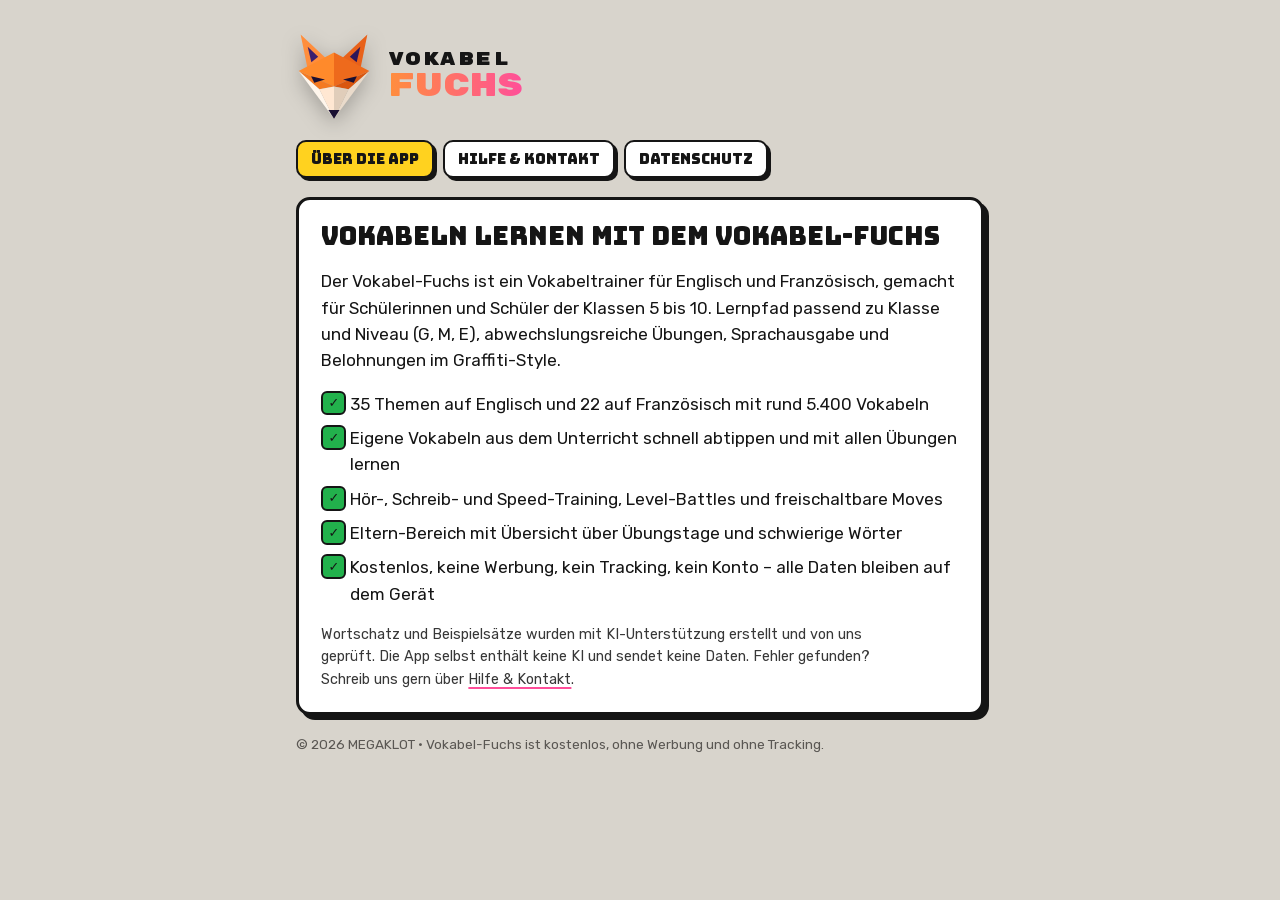
<file: index.html>
<!doctype html>
<html lang="de">
<head>
<meta charset="utf-8">
<meta name="viewport" content="width=device-width,initial-scale=1">
<title>Vokabel-Fuchs</title>
<meta name="description" content="Vokabeltrainer für Englisch und Französisch mit dem Vokabel-Fuchs – kostenlos, ohne Werbung, ohne Tracking.">
<link rel="icon" href="img/icon-192.png">
<link rel="stylesheet" href="style.css">
</head>
<body><div class="wrap">
<header><img src="img/brand-fox.svg" alt=""><p class="logo"><a href="./"><span class="l1">VOKABEL</span><span class="l2">FUCHS</span></a></p></header>
<nav aria-label="Seiten"><a href="./" aria-current="page">Über die App</a><a href="support.html" >Hilfe &amp; Kontakt</a><a href="datenschutz.html" >Datenschutz</a></nav>
<main class="card">
<h1>Vokabeln lernen mit dem Vokabel-Fuchs</h1>
<p>Der Vokabel-Fuchs ist ein Vokabeltrainer für Englisch und Französisch, gemacht für Schülerinnen und Schüler der Klassen 5 bis 10. Lernpfad passend zu Klasse und Niveau (G, M, E), abwechslungsreiche Übungen, Sprachausgabe und Belohnungen im Graffiti-Style.</p>
<ul class="facts">
<li>35 Themen auf Englisch und 22 auf Französisch mit rund 5.400 Vokabeln</li>
<li>Eigene Vokabeln aus dem Unterricht schnell abtippen und mit allen Übungen lernen</li>
<li>Hör-, Schreib- und Speed-Training, Level-Battles und freischaltbare Moves</li>
<li>Eltern-Bereich mit Übersicht über Übungstage und schwierige Wörter</li>
<li>Kostenlos, keine Werbung, kein Tracking, kein Konto – alle Daten bleiben auf dem Gerät</li>
</ul>
<p class="small">Wortschatz und Beispielsätze wurden mit KI-Unterstützung erstellt und von uns geprüft. Die App selbst enthält keine KI und sendet keine Daten. Fehler gefunden? Schreib uns gern über <a href="support.html">Hilfe &amp; Kontakt</a>.</p>
</main>
<footer>© 2026 MEGAKLOT · Vokabel-Fuchs ist kostenlos, ohne Werbung und ohne Tracking.</footer>
</div></body>
</html>
</file>
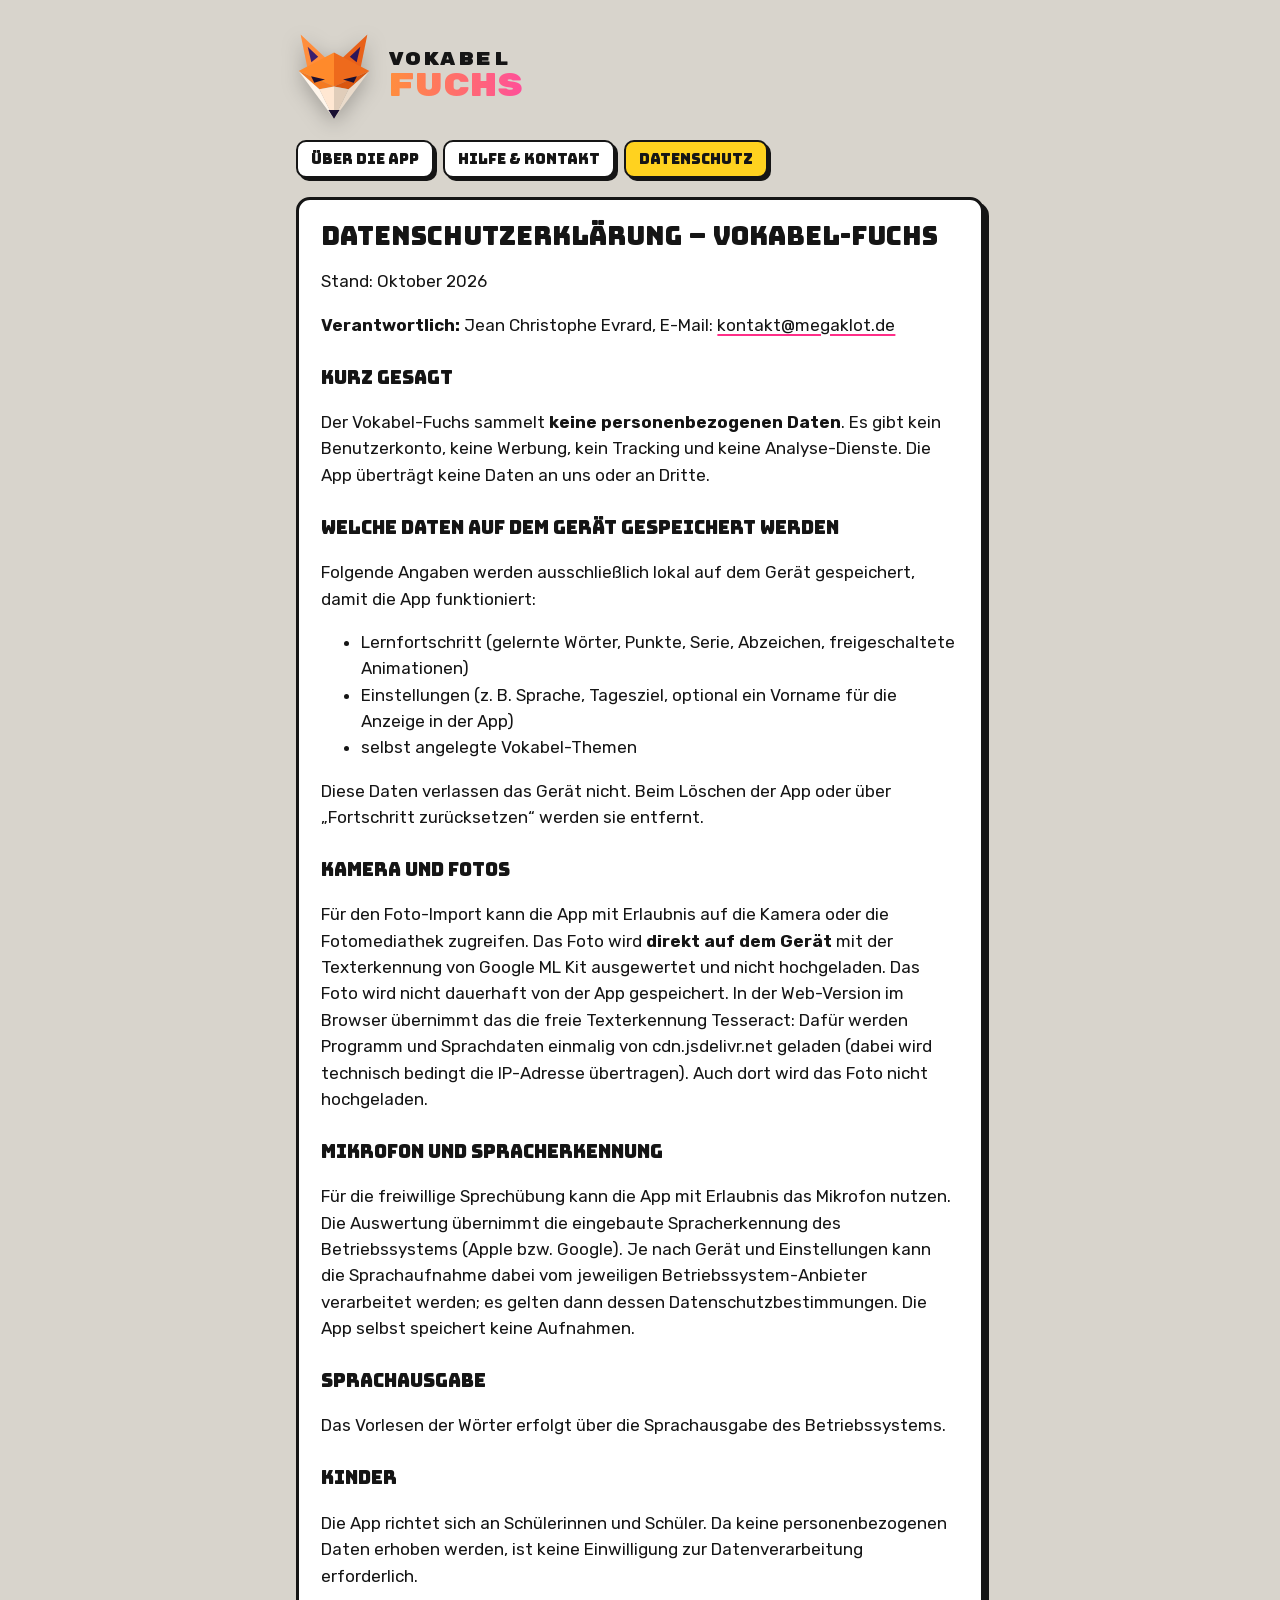
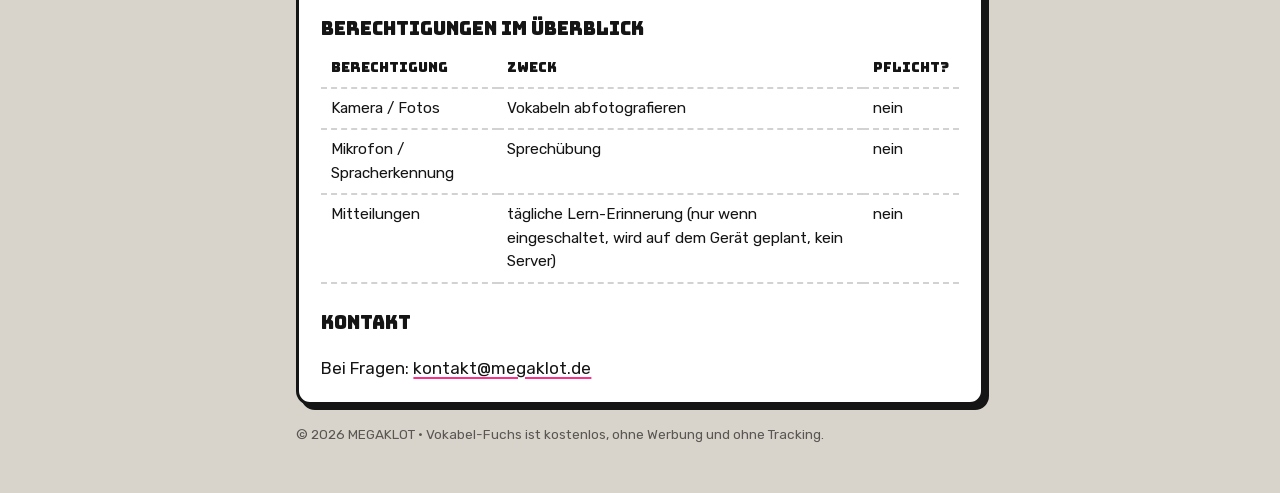
<file: datenschutz.html>
<!doctype html>
<html lang="de">
<head>
<meta charset="utf-8">
<meta name="viewport" content="width=device-width,initial-scale=1">
<title>Vokabel-Fuchs – Datenschutz</title>
<link rel="icon" href="img/icon-192.png">
<link rel="stylesheet" href="style.css">
</head>
<body><div class="wrap">
<header><img src="img/brand-fox.svg" alt=""><p class="logo"><a href="./"><span class="l1">VOKABEL</span><span class="l2">FUCHS</span></a></p></header>
<nav aria-label="Seiten"><a href="./" >Über die App</a><a href="support.html" >Hilfe &amp; Kontakt</a><a href="datenschutz.html" aria-current="page">Datenschutz</a></nav>
<main class="card">
<h1>Datenschutzerklärung – Vokabel-Fuchs</h1>
<p>Stand: Oktober 2026</p>
<p><b>Verantwortlich:</b> Jean Christophe Evrard, E-Mail: <a href="mailto:kontakt@megaklot.de">kontakt@megaklot.de</a></p>
<h2>Kurz gesagt</h2>
<p>Der Vokabel-Fuchs sammelt <b>keine personenbezogenen Daten</b>. Es gibt kein Benutzerkonto, keine Werbung, kein Tracking und keine Analyse-Dienste. Die App überträgt keine Daten an uns oder an Dritte.</p>
<h2>Welche Daten auf dem Gerät gespeichert werden</h2>
<p>Folgende Angaben werden ausschließlich lokal auf dem Gerät gespeichert, damit die App funktioniert:</p>
<ul>
<li>Lernfortschritt (gelernte Wörter, Punkte, Serie, Abzeichen, freigeschaltete Animationen)</li>
<li>Einstellungen (z. B. Sprache, Tagesziel, optional ein Vorname für die Anzeige in der App)</li>
<li>selbst angelegte Vokabel-Themen</li>
</ul>
<p>Diese Daten verlassen das Gerät nicht. Beim Löschen der App oder über „Fortschritt zurücksetzen“ werden sie entfernt.</p>
<h2>Kamera und Fotos</h2>
<p>Für den Foto-Import kann die App mit Erlaubnis auf die Kamera oder die Fotomediathek zugreifen. Das Foto wird <b>direkt auf dem Gerät</b> mit der Texterkennung von Google ML Kit ausgewertet und nicht hochgeladen. Das Foto wird nicht dauerhaft von der App gespeichert. In der Web-Version im Browser übernimmt das die freie Texterkennung Tesseract: Dafür werden Programm und Sprachdaten einmalig von cdn.jsdelivr.net geladen (dabei wird technisch bedingt die IP-Adresse übertragen). Auch dort wird das Foto nicht hochgeladen.</p>
<h2>Mikrofon und Spracherkennung</h2>
<p>Für die freiwillige Sprechübung kann die App mit Erlaubnis das Mikrofon nutzen. Die Auswertung übernimmt die eingebaute Spracherkennung des Betriebssystems (Apple bzw. Google). Je nach Gerät und Einstellungen kann die Sprachaufnahme dabei vom jeweiligen Betriebssystem-Anbieter verarbeitet werden; es gelten dann dessen Datenschutzbestimmungen. Die App selbst speichert keine Aufnahmen.</p>
<h2>Sprachausgabe</h2>
<p>Das Vorlesen der Wörter erfolgt über die Sprachausgabe des Betriebssystems.</p>
<h2>Kinder</h2>
<p>Die App richtet sich an Schülerinnen und Schüler. Da keine personenbezogenen Daten erhoben werden, ist keine Einwilligung zur Datenverarbeitung erforderlich.</p>
<h2>Berechtigungen im Überblick</h2>
<div class="table-wrap"><table><thead><tr><th>Berechtigung</th><th>Zweck</th><th>Pflicht?</th></tr></thead><tbody><tr><td>Kamera / Fotos</td><td>Vokabeln abfotografieren</td><td>nein</td></tr><tr><td>Mikrofon / Spracherkennung</td><td>Sprechübung</td><td>nein</td></tr><tr><td>Mitteilungen</td><td>tägliche Lern-Erinnerung (nur wenn eingeschaltet, wird auf dem Gerät geplant, kein Server)</td><td>nein</td></tr></tbody></table></div>
<h2>Kontakt</h2>
<p>Bei Fragen: <a href="mailto:kontakt@megaklot.de">kontakt@megaklot.de</a></p>
</main>
<footer>© 2026 MEGAKLOT · Vokabel-Fuchs ist kostenlos, ohne Werbung und ohne Tracking.</footer>
</div></body>
</html>
</file>
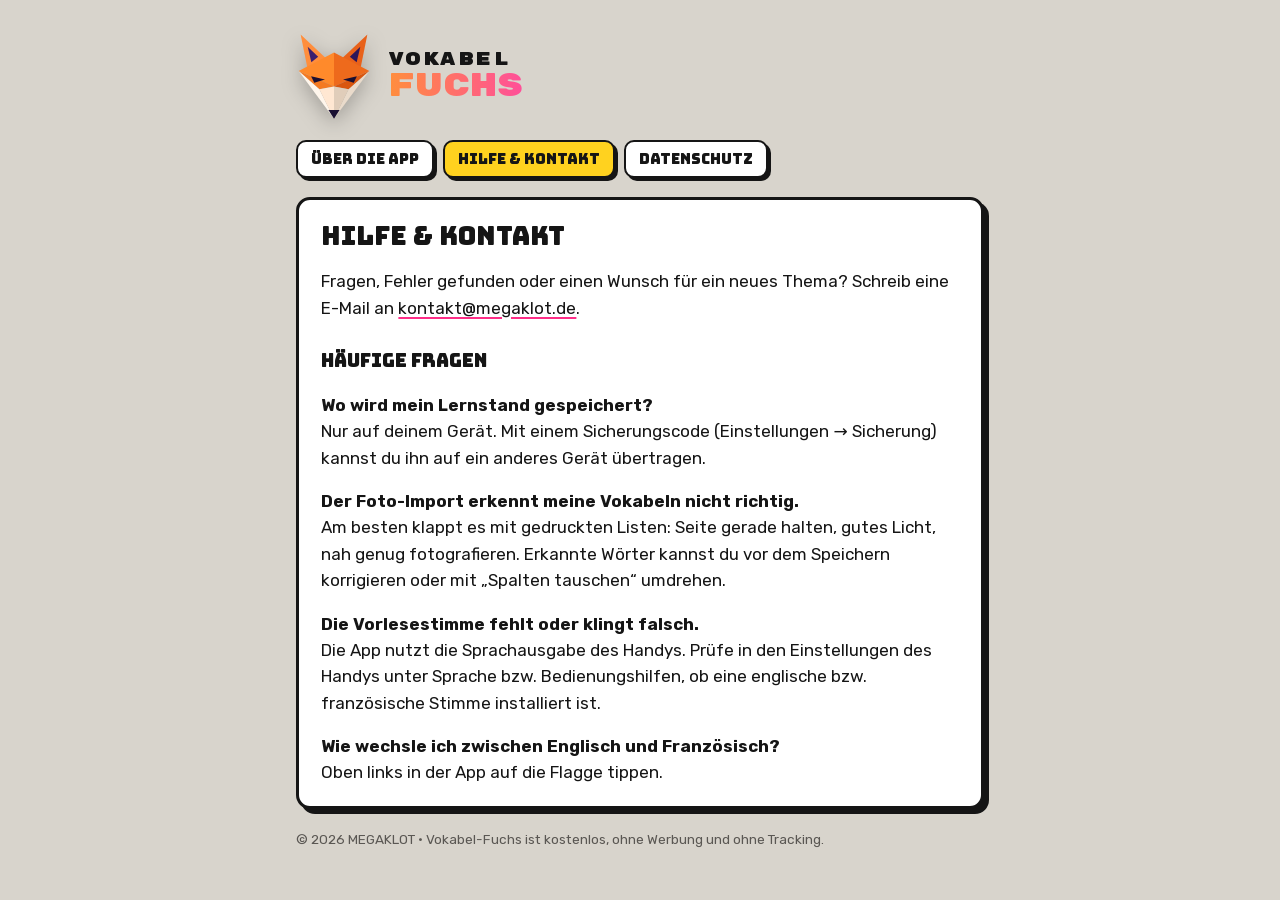
<file: support.html>
<!doctype html>
<html lang="de">
<head>
<meta charset="utf-8">
<meta name="viewport" content="width=device-width,initial-scale=1">
<title>Vokabel-Fuchs – Hilfe</title>
<link rel="icon" href="img/icon-192.png">
<link rel="stylesheet" href="style.css">
</head>
<body><div class="wrap">
<header><img src="img/brand-fox.svg" alt=""><p class="logo"><a href="./"><span class="l1">VOKABEL</span><span class="l2">FUCHS</span></a></p></header>
<nav aria-label="Seiten"><a href="./" >Über die App</a><a href="support.html" aria-current="page">Hilfe &amp; Kontakt</a><a href="datenschutz.html" >Datenschutz</a></nav>
<main class="card">
<h1>Hilfe &amp; Kontakt</h1>
<p>Fragen, Fehler gefunden oder einen Wunsch für ein neues Thema? Schreib eine E-Mail an <a href="mailto:kontakt@megaklot.de">kontakt@megaklot.de</a>.</p>
<h2>Häufige Fragen</h2>
<p><b>Wo wird mein Lernstand gespeichert?</b><br>Nur auf deinem Gerät. Mit einem Sicherungscode (Einstellungen → Sicherung) kannst du ihn auf ein anderes Gerät übertragen.</p>
<p><b>Der Foto-Import erkennt meine Vokabeln nicht richtig.</b><br>Am besten klappt es mit gedruckten Listen: Seite gerade halten, gutes Licht, nah genug fotografieren. Erkannte Wörter kannst du vor dem Speichern korrigieren oder mit „Spalten tauschen“ umdrehen.</p>
<p><b>Die Vorlesestimme fehlt oder klingt falsch.</b><br>Die App nutzt die Sprachausgabe des Handys. Prüfe in den Einstellungen des Handys unter Sprache bzw. Bedienungshilfen, ob eine englische bzw. französische Stimme installiert ist.</p>
<p><b>Wie wechsle ich zwischen Englisch und Französisch?</b><br>Oben links in der App auf die Flagge tippen.</p>
</main>
<footer>© 2026 MEGAKLOT · Vokabel-Fuchs ist kostenlos, ohne Werbung und ohne Tracking.</footer>
</div></body>
</html>
</file>
<file: style.css>
@import url("fonts/fonts.css");
/* Layout: eine ruhige Textspalte vor der Graffiti-Wand der App; Inhalte als Sticker. */
:root {
  --wall: #D8D4CC; --card: #FFFFFF; --ink: #151515; --muted: #5A5753; --edge: #151515;
  --fox: #FF7A1A; --pink: #FF2E88; --cyan: #00B4D8; --yellow: #FFD21F; --logo-sh: #151515;
  --font-tag: "Sedgwick Ave Display", "Permanent Marker", cursive;
  --font-head: "Bungee", "Arial Black", Impact, sans-serif;
  --font-body: "Rubik", system-ui, -apple-system, "Segoe UI", sans-serif;
}
@media (prefers-color-scheme: dark) {
  :root:not([data-theme="light"]) { --wall: #1C1C21; --card: #2A2A31; --ink: #F3F1EC; --muted: #B3B0AA; --edge: #050505; --logo-sh: #F3F1EC; color-scheme: dark; }
}
:root[data-theme="dark"] { --wall: #1C1C21; --card: #2A2A31; --ink: #F3F1EC; --muted: #B3B0AA; --edge: #050505; --logo-sh: #F3F1EC; color-scheme: dark; }
* { box-sizing: border-box; }
body { overflow-wrap: break-word;
  margin: 0; background: var(--wall); color: var(--ink); font-family: var(--font-body); font-size: 17px; line-height: 1.55;
  background-image: linear-gradient(var(--wall) 0 0), repeating-linear-gradient(0deg, transparent 0 30px, rgba(0,0,0,.06) 30px 32px);
  background-blend-mode: normal;
}
.wrap { max-width: 720px; margin: 0 auto; padding: 2rem 16px 3rem; display: flex; flex-direction: column; gap: 1.2rem; }
header { display: flex; align-items: center; gap: 1rem; }
header img { width: 76px; height: auto; filter: drop-shadow(0 6px 10px rgba(0,0,0,.25)); }
.logo { margin: 0; display: flex; flex-direction: column; line-height: 1; }
.logo a { color: inherit; text-decoration: none; display: flex; flex-direction: column; }
.logo .l1 { font-family: "Rubik Mono One", var(--font-head); font-size: 1.15rem; letter-spacing: .08em; color: var(--ink); }
.logo .l2 { font-family: "Rubik Mono One", var(--font-head); font-size: 2rem; background: linear-gradient(90deg, #FF8E3C, #FF4F9A); -webkit-background-clip: text; background-clip: text; color: transparent; }
nav { display: flex; flex-wrap: wrap; gap: .6rem; }
nav a { font-family: var(--font-head); font-size: .9rem; color: var(--ink); text-decoration: none; padding: .35rem .8rem; background: var(--card); border: 2.5px solid var(--edge); border-radius: 10px; box-shadow: 3px 3px 0 var(--edge); }
nav a[aria-current="page"] { background: var(--yellow); color: #151515; }
.card { background: var(--card); border: 3px solid var(--edge); border-radius: 14px; box-shadow: 5px 5px 0 var(--edge); padding: 1.3rem 1.4rem; }
.card > :first-child { margin-top: 0; } .card > :last-child { margin-bottom: 0; }
h1 { font-family: var(--font-head); font-weight: 400; font-size: clamp(1.2rem, 5.5vw, 1.6rem); overflow-wrap: break-word; hyphens: auto; line-height: 1.2; margin: 0 0 .6rem; text-wrap: balance; }
h2 { font-family: var(--font-head); font-weight: 400; font-size: 1.15rem; margin: 1.6rem 0 .4rem; }
p, li { max-width: 65ch; }
a { color: inherit; text-decoration-thickness: 2px; text-decoration-color: var(--pink); text-underline-offset: 3px; }
.tape { display: inline-block; align-self: flex-start; padding: .3rem .8rem; background: var(--yellow); color: #151515; font-family: var(--font-head); transform: rotate(-2deg); }
.muted { color: var(--muted); }
table { width: 100%; border-collapse: collapse; font-size: .95rem; }
.table-wrap { overflow-x: auto; }
th, td { text-align: left; padding: .5rem .6rem; border-bottom: 2px dashed rgba(127,127,127,.35); vertical-align: top; }
th { font-family: var(--font-head); font-weight: 400; font-size: .85rem; }
ul.facts { list-style: none; padding: 0; display: grid; gap: .5rem; }
ul.facts li { padding-left: 1.8rem; position: relative; }
ul.facts li::before { content: "✓"; position: absolute; left: 0; top: 0; width: 1.3rem; height: 1.3rem; display: grid; place-items: center; background: #22B14C; color: #151515; border: 2px solid var(--edge); border-radius: 6px; font-weight: 900; font-size: .8rem; }
footer { font-size: .85rem; color: var(--muted); }
:focus-visible { outline: 3px solid var(--cyan); outline-offset: 2px; }
.small { font-size: .9rem; opacity: .85; }
</file>
